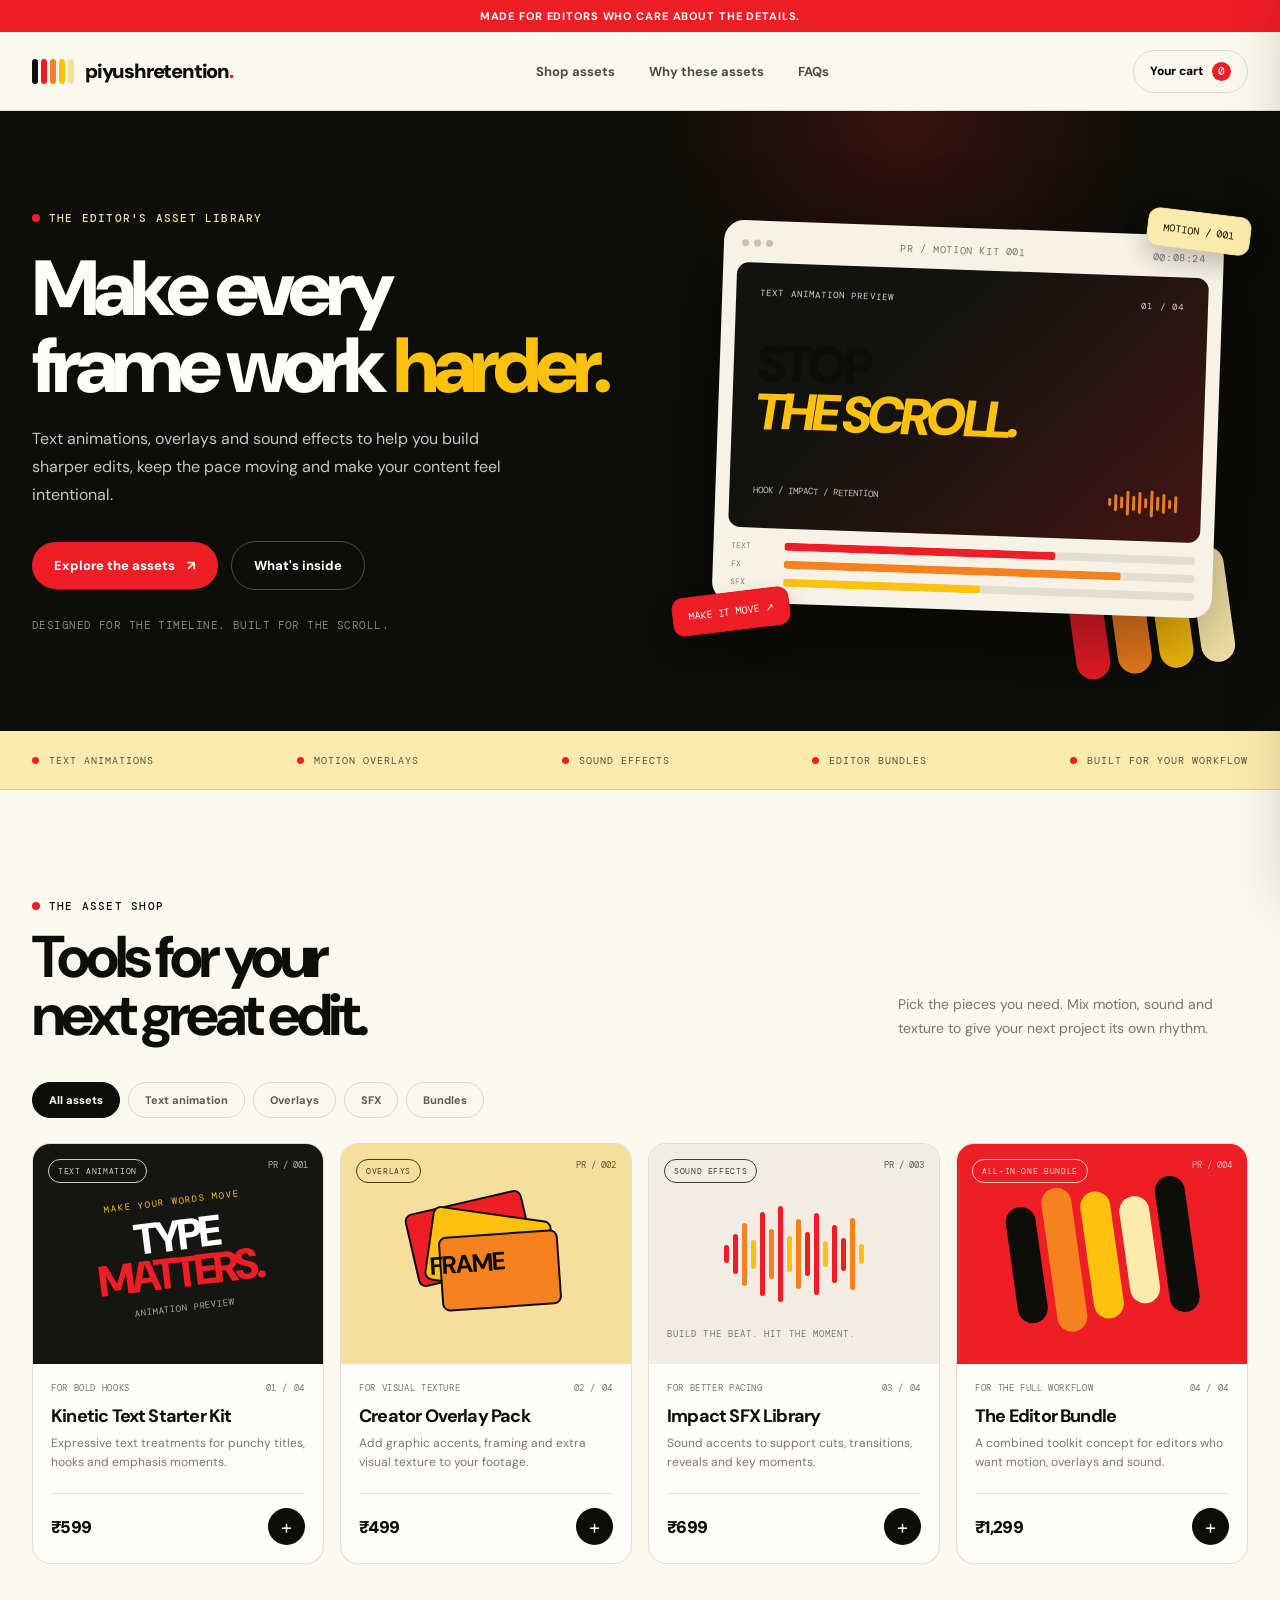
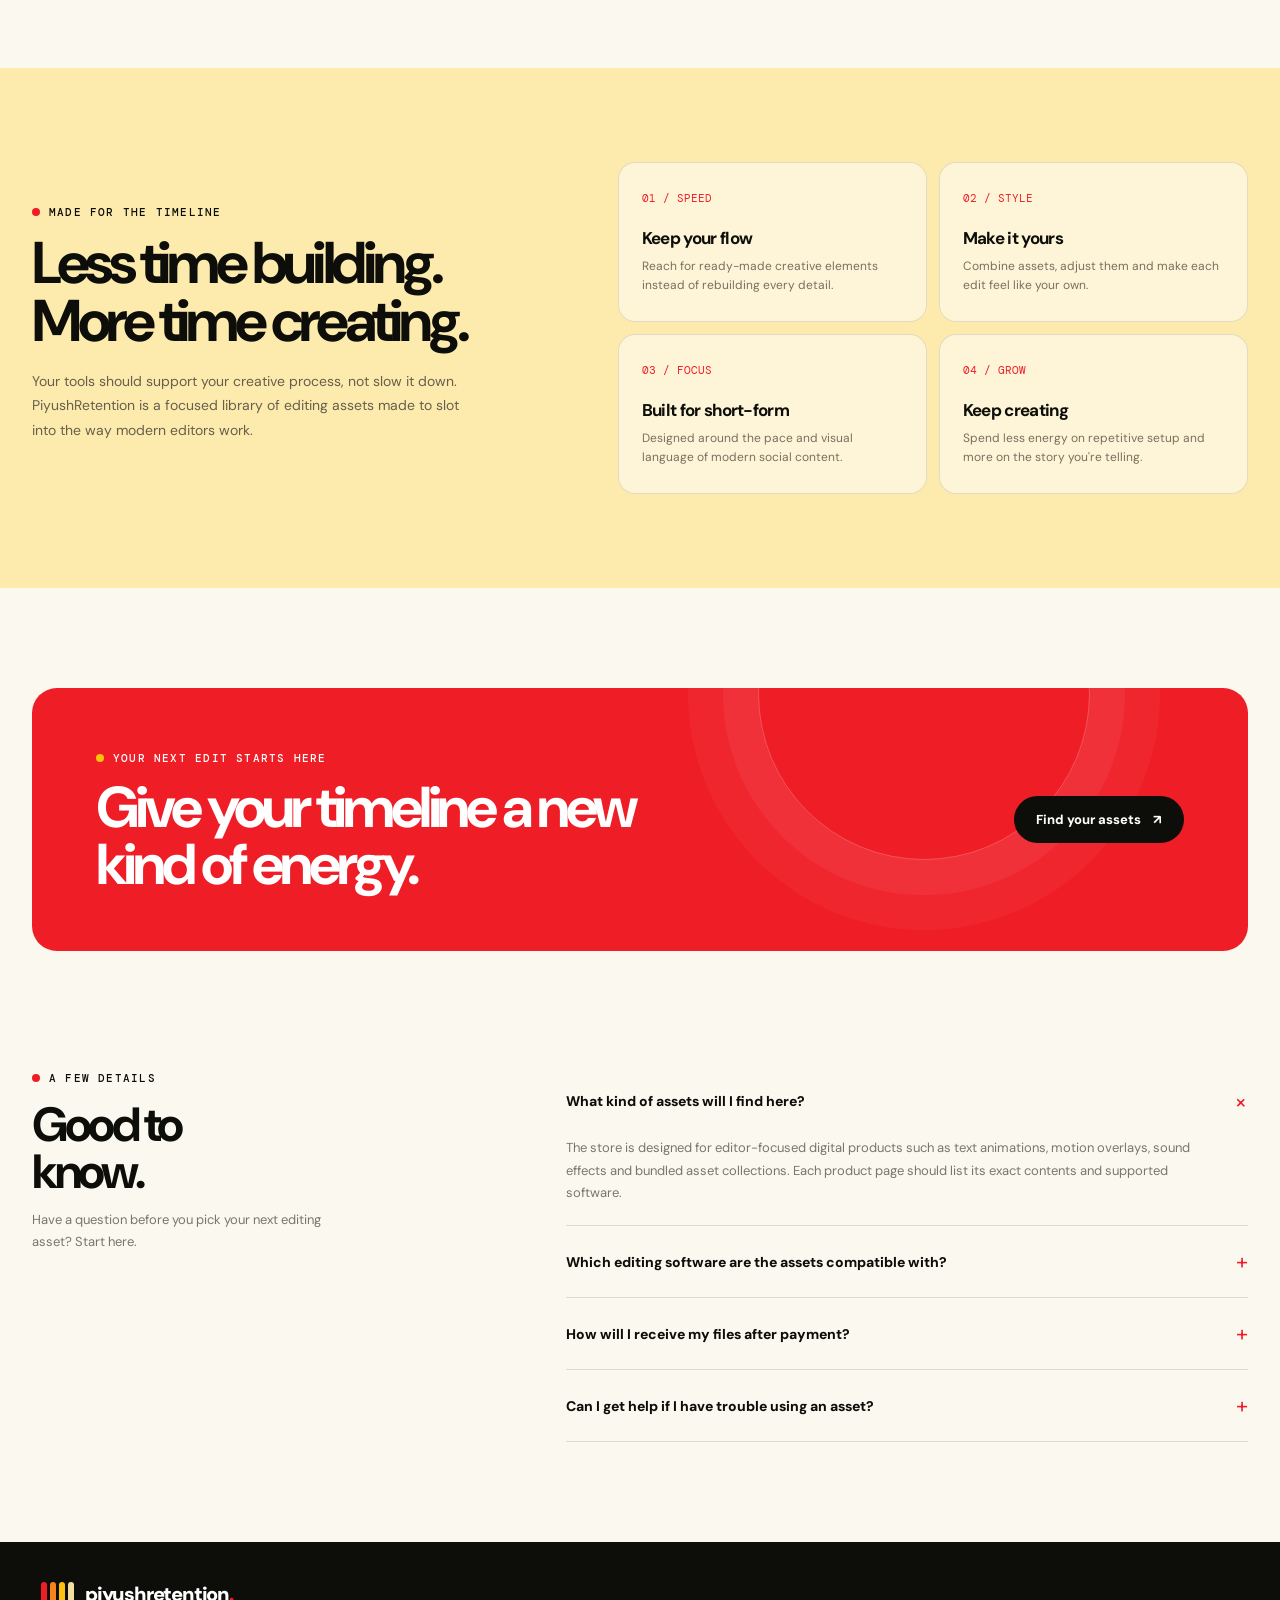
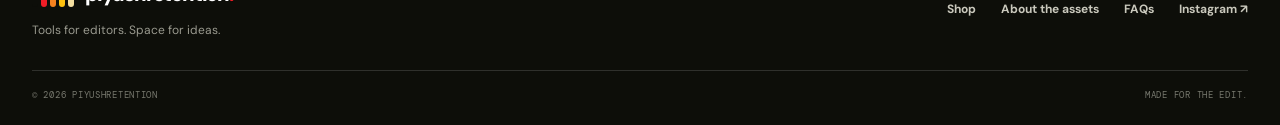
<file: public/assets/aistudio/index_c5068013.html>
<!DOCTYPE html>
<html lang="en">
<head>
  <meta charset="UTF-8" />
  <meta name="viewport" content="width=device-width, initial-scale=1.0" />
  <meta name="theme-color" content="#0d0e09" />
  <meta name="description" content="Text animations, overlays and sound effects for editors who want every frame to work harder." />
  <title>PiyushRetention — Assets for editors</title>
  <style>
    @import url('https://fonts.googleapis.com/css2?family=DM+Mono:wght@400;500&family=DM+Sans:wght@400;500;600;700;800;900&display=swap');

    :root {
      --ink: #0d0e09;
      --red: #ef1d26;
      --orange: #f6821f;
      --yellow: #fec10e;
      --cream: #fdebAD;
      --paper: #fbf8ef;
      --white: #fffefa;
      --muted: #77776e;
      --line: rgba(13, 14, 9, .13);
      --radius: 22px;
      --max: 1240px;
    }

    * { box-sizing: border-box; }
    html { scroll-behavior: smooth; }
    body {
      margin: 0;
      background: var(--paper);
      color: var(--ink);
      font-family: 'DM Sans', Arial, sans-serif;
      -webkit-font-smoothing: antialiased;
    }
    button, input { font: inherit; }
    button { cursor: pointer; }
    a { color: inherit; text-decoration: none; }
    .wrap { width: min(var(--max), calc(100% - 64px)); margin: 0 auto; }
    .eyebrow {
      display: inline-flex; align-items: center; gap: 9px;
      font: 500 11px 'DM Mono', monospace; letter-spacing: .11em; text-transform: uppercase;
    }
    .eyebrow::before { content: ''; width: 8px; height: 8px; border-radius: 50%; background: var(--red); }
    .topline { background: var(--red); color: white; text-align: center; padding: 9px 16px; font-size: 11px; font-weight: 700; letter-spacing: .08em; text-transform: uppercase; }

    /* Navigation */
    .site-header { position: sticky; top: 0; z-index: 30; background: rgba(251,248,239,.92); backdrop-filter: blur(14px); border-bottom: 1px solid var(--line); }
    .nav { min-height: 78px; display: flex; align-items: center; justify-content: space-between; gap: 24px; }
    .brand { display: inline-flex; align-items: center; gap: 11px; font-weight: 900; letter-spacing: -.06em; font-size: 20px; white-space: nowrap; }
    .brand-mark { display: flex; align-items: center; gap: 3px; height: 28px; }
    .brand-mark i { display: block; width: 6px; height: 25px; border-radius: 8px; }
    .brand-mark i:nth-child(1) { background: var(--ink); }
    .brand-mark i:nth-child(2) { background: var(--red); }
    .brand-mark i:nth-child(3) { background: var(--orange); }
    .brand-mark i:nth-child(4) { background: var(--yellow); }
    .brand-mark i:nth-child(5) { background: #f4dfa0; }
    .nav-links { display: flex; align-items: center; gap: 34px; color: #4d4d45; font-size: 13px; font-weight: 700; }
    .nav-links a { transition: color .2s; }
    .nav-links a:hover { color: var(--red); }
    .nav-actions { display: flex; align-items: center; gap: 10px; }
    .cart-button { border: 1px solid var(--line); border-radius: 100px; background: transparent; padding: 11px 16px; display: inline-flex; align-items: center; gap: 9px; font-size: 12px; font-weight: 800; }
    .cart-count { display: grid; place-items: center; min-width: 19px; height: 19px; padding: 0 5px; border-radius: 50px; background: var(--red); color: #fff; font: 11px 'DM Mono', monospace; }
    .menu-toggle { display: none; width: 42px; height: 42px; border: 1px solid var(--line); border-radius: 50%; background: transparent; font-size: 19px; }

    /* Hero */
    .hero { background: var(--ink); color: var(--white); overflow: hidden; position: relative; }
    .hero::before { content: ''; position: absolute; width: 520px; height: 520px; border-radius: 50%; background: radial-gradient(circle, rgba(239,29,38,.19), transparent 68%); right: 9%; top: -260px; pointer-events: none; }
    .hero-grid { min-height: 620px; display: grid; grid-template-columns: 1.04fr .96fr; align-items: center; gap: 50px; padding-top: 76px; padding-bottom: 80px; position: relative; }
    .hero-copy { position: relative; z-index: 1; }
    .hero .eyebrow { color: #f1dca1; }
    .hero h1 { margin: 24px 0 20px; max-width: 700px; font-size: clamp(52px, 6.1vw, 82px); line-height: .98; letter-spacing: -.075em; font-weight: 900; }
    .hero h1 span { color: var(--yellow); }
    .hero-copy > p { max-width: 500px; color: #c6c5bc; font-size: 16px; line-height: 1.75; margin: 0; }
    .hero-ctas { display: flex; align-items: center; gap: 13px; flex-wrap: wrap; margin-top: 32px; }
    .btn { border: 0; border-radius: 100px; padding: 15px 22px; display: inline-flex; align-items: center; justify-content: center; gap: 12px; font-weight: 800; font-size: 13px; transition: transform .2s, background .2s; }
    .btn:hover { transform: translateY(-2px); }
    .btn-primary { color: #fff; background: var(--red); }
    .btn-primary:hover { background: #d9141d; }
    .btn-ghost { color: #fff; background: transparent; border: 1px solid rgba(255,255,255,.25); }
    .btn-ghost:hover { background: rgba(255,255,255,.08); }
    .hero-note { margin-top: 28px; color: #85857a; font: 11px 'DM Mono', monospace; letter-spacing: .04em; }

    .showcase { position: relative; min-height: 440px; display: grid; place-items: center; }
    .showcase-glow { position: absolute; width: 390px; height: 390px; border-radius: 50%; background: radial-gradient(circle, rgba(246,130,31,.22), rgba(239,29,38,.07) 48%, transparent 70%); }
    .editor-window { width: min(100%, 500px); background: #f7f2e6; color: var(--ink); border-radius: 20px; padding: 14px; box-shadow: 0 30px 90px rgba(0,0,0,.42); transform: rotate(2deg); position: relative; z-index: 2; }
    .window-top { display: flex; align-items: center; justify-content: space-between; padding: 2px 4px 13px; }
    .window-dots { display: flex; gap: 5px; }
    .window-dots i { width: 7px; height: 7px; border-radius: 50%; background: #c7c1b2; }
    .window-label { font: 10px 'DM Mono', monospace; color: #77766d; letter-spacing: .06em; }
    .preview-stage { min-height: 265px; border-radius: 12px; overflow: hidden; background: #12130f; position: relative; padding: 24px; display: flex; flex-direction: column; justify-content: space-between; }
    .preview-stage::after { content: ''; position: absolute; inset: 0; background: linear-gradient(135deg, transparent 35%, rgba(239,29,38,.22)); pointer-events: none; }
    .preview-meta { display: flex; justify-content: space-between; color: #d3d0c5; font: 9px 'DM Mono', monospace; letter-spacing: .12em; position: relative; z-index: 1; }
    .preview-title { position: relative; z-index: 1; font-size: clamp(36px, 4vw, 53px); line-height: .92; letter-spacing: -.075em; font-weight: 900; }
    .preview-title span { color: var(--yellow); display: inline-block; transform: skew(-7deg); }
    .preview-bottom { position: relative; z-index: 1; display: flex; align-items: center; justify-content: space-between; gap: 15px; color: #c3c1b6; font: 9px 'DM Mono', monospace; }
    .sound-wave { height: 28px; display: flex; align-items: center; gap: 3px; }
    .sound-wave i { width: 3px; border-radius: 4px; background: var(--orange); height: var(--h); opacity: .95; }
    .timeline { padding: 13px 4px 2px; display: grid; gap: 8px; }
    .timeline-row { display: flex; align-items: center; gap: 8px; }
    .track-name { width: 45px; color: #858276; font: 8px 'DM Mono', monospace; }
    .track { height: 8px; border-radius: 3px; background: #e4dece; flex: 1; overflow: hidden; }
    .track b { height: 100%; display: block; border-radius: inherit; }
    .track-row-1 b { width: 66%; background: var(--red); }
    .track-row-2 b { width: 82%; background: var(--orange); }
    .track-row-3 b { width: 48%; background: var(--yellow); }
    .floating-tag { position: absolute; z-index: 3; border: 1px solid rgba(13,14,9,.1); background: var(--cream); color: var(--ink); border-radius: 12px; padding: 12px 15px; box-shadow: 0 12px 25px rgba(0,0,0,.22); font: 10px 'DM Mono', monospace; }
    .tag-one { top: 13px; right: -3px; transform: rotate(7deg); }
    .tag-two { bottom: 8px; left: -16px; transform: rotate(-7deg); background: var(--red); color: white; }
    .palette-ribbon { position: absolute; bottom: -32px; right: 18px; display: flex; gap: 8px; transform: rotate(-8deg); }
    .palette-ribbon span { width: 34px; height: 116px; border-radius: 30px; display: block; }
    .palette-ribbon span:nth-child(1) { background: var(--red); }
    .palette-ribbon span:nth-child(2) { background: var(--orange); }
    .palette-ribbon span:nth-child(3) { background: var(--yellow); }
    .palette-ribbon span:nth-child(4) { background: var(--cream); }

    /* Trust strip */
    .ticker { border-bottom: 1px solid var(--line); background: var(--cream); overflow: hidden; }
    .ticker-inner { min-height: 58px; display: flex; align-items: center; justify-content: space-between; gap: 22px; color: #5a5140; font: 10px 'DM Mono', monospace; letter-spacing: .1em; text-transform: uppercase; }
    .ticker-item { display: inline-flex; align-items: center; gap: 10px; white-space: nowrap; }
    .ticker-item b { width: 7px; height: 7px; background: var(--red); border-radius: 50%; }

    /* Products */
    .section { padding: 104px 0; }
    .section-head { display: flex; justify-content: space-between; align-items: end; gap: 30px; margin-bottom: 38px; }
    .section-head h2 { margin: 14px 0 0; font-size: clamp(38px, 4.6vw, 60px); line-height: .98; letter-spacing: -.07em; }
    .section-head p { max-width: 350px; color: var(--muted); line-height: 1.7; font-size: 14px; margin: 0 0 4px; }
    .filters { display: flex; align-items: center; gap: 8px; flex-wrap: wrap; margin-bottom: 25px; }
    .filter-btn { border: 1px solid var(--line); border-radius: 100px; background: transparent; padding: 10px 16px; font-size: 11px; font-weight: 800; color: #5d5d54; transition: all .2s; }
    .filter-btn:hover, .filter-btn.active { color: #fff; background: var(--ink); border-color: var(--ink); }
    .product-grid { display: grid; grid-template-columns: repeat(4, 1fr); gap: 16px; }
    .product-card { background: var(--white); border: 1px solid var(--line); border-radius: 18px; overflow: hidden; transition: transform .25s, box-shadow .25s; display: flex; flex-direction: column; min-width: 0; }
    .product-card:hover { transform: translateY(-5px); box-shadow: 0 18px 38px rgba(13,14,9,.08); }
    .product-art { height: 220px; padding: 17px; position: relative; overflow: hidden; display: grid; place-items: center; }
    .art-text { background: #151611; color: white; }
    .art-overlays { background: #f6df9c; }
    .art-sfx { background: #f1ede3; }
    .art-bundle { background: var(--red); color: white; }
    .art-chip { position: absolute; left: 15px; top: 15px; border: 1px solid currentColor; border-radius: 100px; padding: 6px 9px; font: 8px 'DM Mono', monospace; letter-spacing: .08em; text-transform: uppercase; opacity: .78; }
    .art-index { position: absolute; right: 15px; top: 15px; font: 9px 'DM Mono', monospace; opacity: .65; }
    .art-kinetic { width: 100%; text-align: center; transform: rotate(-7deg); }
    .art-kinetic small { display: block; font: 9px 'DM Mono', monospace; color: var(--yellow); letter-spacing: .2em; margin-bottom: 10px; }
    .art-kinetic strong { display: block; font-size: 43px; line-height: .85; letter-spacing: -.09em; font-weight: 900; }
    .art-kinetic strong em { color: var(--red); font-style: normal; }
    .art-kinetic span { font: 9px 'DM Mono', monospace; color: #aaa99e; letter-spacing: .1em; display: block; margin-top: 12px; }
    .art-overlay-stack { position: relative; width: 160px; height: 140px; }
    .art-overlay-stack i { position: absolute; display: block; border: 2px solid var(--ink); border-radius: 8px; width: 120px; height: 75px; }
    .art-overlay-stack i:nth-child(1) { left: 4px; top: 17px; transform: rotate(-13deg); background: var(--red); }
    .art-overlay-stack i:nth-child(2) { left: 22px; top: 29px; transform: rotate(8deg); background: var(--yellow); }
    .art-overlay-stack i:nth-child(3) { left: 34px; top: 49px; transform: rotate(-4deg); background: var(--orange); }
    .art-overlay-stack b { position: absolute; z-index: 2; left: 23px; top: 63px; font-size: 25px; letter-spacing: -.08em; transform: rotate(-4deg); }
    .art-waveform { display: flex; align-items: center; gap: 4px; height: 105px; }
    .art-waveform i { width: 5px; border-radius: 8px; background: var(--red); height: var(--h); }
    .art-waveform i:nth-child(3n) { background: var(--orange); }
    .art-waveform i:nth-child(4n) { background: var(--yellow); }
    .art-sfx-label { position: absolute; bottom: 24px; left: 18px; font: 9px 'DM Mono', monospace; color: #777; letter-spacing: .12em; }
    .art-bundle-shapes { display: flex; align-items: center; gap: 8px; transform: rotate(-8deg); }
    .art-bundle-shapes i { display: block; width: 30px; height: 117px; border-radius: 30px; background: var(--ink); }
    .art-bundle-shapes i:nth-child(2) { background: var(--orange); height: 145px; }
    .art-bundle-shapes i:nth-child(3) { background: var(--yellow); height: 128px; }
    .art-bundle-shapes i:nth-child(4) { background: var(--cream); height: 108px; }
    .art-bundle-shapes i:nth-child(5) { background: var(--ink); height: 137px; }
    .product-info { padding: 18px; display: flex; flex-direction: column; flex: 1; }
    .product-kicker { display: flex; justify-content: space-between; align-items: center; gap: 10px; color: var(--muted); font: 9px 'DM Mono', monospace; letter-spacing: .07em; text-transform: uppercase; }
    .product-info h3 { margin: 12px 0 7px; font-size: 18px; line-height: 1.15; letter-spacing: -.045em; }
    .product-info p { min-height: 42px; margin: 0; color: var(--muted); font-size: 12px; line-height: 1.6; }
    .product-buy { border-top: 1px solid var(--line); margin-top: 17px; padding-top: 14px; display: flex; align-items: center; justify-content: space-between; gap: 10px; }
    .price { font-size: 17px; font-weight: 900; letter-spacing: -.04em; }
    .add-button { width: 37px; height: 37px; border: 0; border-radius: 50%; background: var(--ink); color: white; font-size: 20px; line-height: 1; transition: background .2s, transform .2s; }
    .add-button:hover { background: var(--red); transform: rotate(90deg); }
    .empty-state { display: none; padding: 40px; text-align: center; color: var(--muted); border: 1px dashed var(--line); border-radius: 18px; grid-column: 1/-1; }

    /* Value section */
    .value-section { background: var(--cream); padding: 94px 0; }
    .value-layout { display: grid; grid-template-columns: .9fr 1.1fr; gap: 70px; align-items: center; }
    .value-copy h2 { margin: 14px 0 18px; max-width: 490px; font-size: clamp(40px, 4.6vw, 62px); line-height: .98; letter-spacing: -.075em; }
    .value-copy p { max-width: 430px; color: #665f4d; line-height: 1.75; font-size: 14px; }
    .value-list { display: grid; grid-template-columns: 1fr 1fr; gap: 12px; }
    .value-item { padding: 23px; min-height: 160px; background: rgba(255,255,255,.52); border: 1px solid rgba(13,14,9,.11); border-radius: 17px; }
    .value-item .num { color: var(--red); font: 11px 'DM Mono', monospace; }
    .value-item h3 { margin: 20px 0 8px; font-size: 17px; letter-spacing: -.04em; }
    .value-item p { margin: 0; color: #77705f; font-size: 12px; line-height: 1.6; }

    /* CTA */
    .cta-section { padding: 100px 0; }
    .cta-card { background: var(--red); color: white; border-radius: 25px; padding: 58px 64px; position: relative; overflow: hidden; display: flex; align-items: center; justify-content: space-between; gap: 34px; }
    .cta-card::after { content: ''; position: absolute; right: 13%; top: -160px; width: 330px; height: 330px; border: 1px solid rgba(255,255,255,.24); border-radius: 50%; box-shadow: 0 0 0 35px rgba(255,255,255,.05), 0 0 0 70px rgba(255,255,255,.04); }
    .cta-card h2 { position: relative; z-index: 1; max-width: 590px; margin: 13px 0 0; font-size: clamp(38px, 4.5vw, 58px); line-height: .98; letter-spacing: -.07em; }
    .cta-card .eyebrow::before { background: var(--yellow); }
    .cta-card .btn { flex: 0 0 auto; background: var(--ink); color: white; position: relative; z-index: 2; }

    /* FAQ + footer */
    .faq-section { padding: 15px 0 100px; }
    .faq-layout { display: grid; grid-template-columns: .8fr 1.2fr; gap: 80px; }
    .faq-intro h2 { margin: 14px 0; font-size: 48px; line-height: .98; letter-spacing: -.07em; }
    .faq-intro p { color: var(--muted); font-size: 13px; line-height: 1.7; max-width: 310px; }
    .faq-item { border-bottom: 1px solid var(--line); }
    .faq-question { width: 100%; display: flex; align-items: center; justify-content: space-between; gap: 20px; padding: 21px 0; border: 0; background: transparent; text-align: left; color: var(--ink); font-size: 14px; font-weight: 800; }
    .faq-question span:last-child { color: var(--red); font-size: 22px; font-weight: 400; transition: transform .2s; }
    .faq-answer { display: none; color: var(--muted); font-size: 13px; line-height: 1.75; padding: 0 35px 20px 0; }
    .faq-item.open .faq-answer { display: block; }
    .faq-item.open .faq-question span:last-child { transform: rotate(45deg); }
    footer { background: var(--ink); color: white; padding: 38px 0 24px; }
    .footer-main { display: flex; align-items: center; justify-content: space-between; gap: 25px; padding-bottom: 32px; }
    footer .brand { color: white; }
    .footer-copy { color: #9a9a8f; font-size: 12px; margin-top: 10px; }
    .footer-links { display: flex; gap: 25px; color: #c9c8bc; font-size: 12px; font-weight: 700; }
    .footer-links a:hover { color: var(--yellow); }
    .footer-bottom { border-top: 1px solid rgba(255,255,255,.14); padding-top: 18px; display: flex; justify-content: space-between; gap: 20px; color: #77786e; font: 9px 'DM Mono', monospace; letter-spacing: .08em; text-transform: uppercase; }

    /* Cart drawer + notices */
    .backdrop { display: none; position: fixed; inset: 0; z-index: 49; background: rgba(0,0,0,.48); }
    .backdrop.show { display: block; }
    .cart-drawer { position: fixed; z-index: 50; top: 0; right: 0; height: 100dvh; width: min(430px, 100%); background: var(--paper); transform: translateX(105%); transition: transform .28s ease; display: flex; flex-direction: column; box-shadow: -15px 0 60px rgba(0,0,0,.18); }
    .cart-drawer.open { transform: translateX(0); }
    .cart-head { padding: 24px; border-bottom: 1px solid var(--line); display: flex; align-items: center; justify-content: space-between; }
    .cart-head h3 { margin: 0; font-size: 22px; letter-spacing: -.05em; }
    .icon-button { width: 37px; height: 37px; border: 1px solid var(--line); background: transparent; border-radius: 50%; font-size: 20px; }
    .cart-items { padding: 8px 24px; overflow: auto; flex: 1; }
    .cart-empty { padding: 50px 10px; color: var(--muted); text-align: center; font-size: 13px; line-height: 1.7; }
    .cart-line { display: grid; grid-template-columns: 1fr auto; gap: 10px; padding: 17px 0; border-bottom: 1px solid var(--line); }
    .cart-line strong { font-size: 13px; display: block; }
    .cart-line small { color: var(--muted); display: block; margin-top: 5px; font: 10px 'DM Mono', monospace; }
    .cart-line-right { text-align: right; }
    .cart-line-right b { font-size: 13px; }
    .remove-line { display: block; border: 0; background: transparent; padding: 5px 0 0; color: var(--red); font-size: 10px; }
    .cart-foot { border-top: 1px solid var(--line); padding: 20px 24px 25px; }
    .cart-total { display: flex; justify-content: space-between; align-items: center; margin-bottom: 16px; font-size: 13px; }
    .cart-total strong { font-size: 22px; letter-spacing: -.04em; }
    .checkout-button { width: 100%; }
    .cart-disclaimer { color: var(--muted); text-align: center; font-size: 10px; line-height: 1.5; margin: 12px 0 0; }
    .toast { position: fixed; z-index: 80; left: 50%; bottom: 24px; transform: translate(-50%, 20px); opacity: 0; pointer-events: none; padding: 12px 17px; border-radius: 100px; background: var(--ink); color: white; font-size: 12px; font-weight: 700; box-shadow: 0 8px 25px rgba(0,0,0,.2); transition: .25s; white-space: nowrap; }
    .toast.show { opacity: 1; transform: translate(-50%, 0); }
    .checkout-modal { display: none; position: fixed; inset: 0; z-index: 70; background: rgba(0,0,0,.58); place-items: center; padding: 20px; }
    .checkout-modal.show { display: grid; }
    .modal-card { max-width: 430px; width: 100%; padding: 30px; background: var(--paper); border-radius: 20px; position: relative; }
    .modal-card h3 { margin: 0 0 10px; font-size: 26px; letter-spacing: -.06em; }
    .modal-card p { color: var(--muted); font-size: 13px; line-height: 1.7; margin: 0 0 20px; }
    .modal-card .icon-button { position: absolute; top: 18px; right: 18px; }
    .modal-note { border-left: 3px solid var(--orange); padding: 10px 12px; background: #f2ead7; color: #5d574a; font-size: 11px; line-height: 1.6; margin-bottom: 20px; }

    @media (max-width: 980px) {
      .hero-grid { gap: 28px; min-height: 550px; }
      .showcase { min-height: 380px; }
      .product-grid { grid-template-columns: repeat(2, 1fr); }
      .value-layout { gap: 35px; }
      .cta-card { padding: 48px; }
    }
    @media (max-width: 720px) {
      .wrap { width: min(100% - 38px, var(--max)); }
      .topline { font-size: 9px; }
      .nav { min-height: 67px; }
      .brand { font-size: 18px; }
      .menu-toggle { display: inline-grid; place-items: center; }
      .nav-links { display: none; position: absolute; top: 67px; left: 0; right: 0; padding: 18px 22px 22px; background: var(--paper); border-bottom: 1px solid var(--line); flex-direction: column; align-items: flex-start; gap: 18px; }
      .nav-links.open { display: flex; }
      .cart-button { padding: 10px 12px; }
      .cart-button .cart-word { display: none; }
      .hero-grid { display: block; padding-top: 65px; padding-bottom: 52px; }
      .hero h1 { font-size: clamp(53px, 13vw, 76px); max-width: 550px; }
      .hero-copy > p { font-size: 14px; }
      .showcase { margin: 46px auto 0; min-height: 330px; max-width: 500px; }
      .editor-window { width: 94%; }
      .preview-stage { min-height: 210px; }
      .preview-title { font-size: 42px; }
      .palette-ribbon { right: 3px; bottom: -32px; }
      .palette-ribbon span { height: 85px; width: 27px; }
      .ticker-inner { justify-content: flex-start; overflow: auto; min-height: 52px; }
      .ticker-item { font-size: 9px; }
      .section { padding: 75px 0; }
      .section-head { display: block; margin-bottom: 28px; }
      .section-head p { margin-top: 16px; }
      .product-grid { gap: 11px; }
      .product-art { height: 165px; padding: 12px; }
      .art-kinetic strong { font-size: 32px; }
      .art-overlay-stack { transform: scale(.8); }
      .art-waveform { transform: scale(.85); }
      .art-bundle-shapes { transform: rotate(-8deg) scale(.78); }
      .product-info { padding: 13px; }
      .product-info h3 { font-size: 15px; }
      .product-info p { font-size: 11px; min-height: 52px; }
      .product-kicker { font-size: 8px; }
      .price { font-size: 15px; }
      .add-button { width: 33px; height: 33px; }
      .value-section { padding: 74px 0; }
      .value-layout { display: block; }
      .value-copy { margin-bottom: 30px; }
      .value-item { min-height: 150px; padding: 18px; }
      .cta-section { padding: 72px 0; }
      .cta-card { display: block; padding: 38px 27px; }
      .cta-card .btn { margin-top: 26px; }
      .faq-section { padding-bottom: 75px; }
      .faq-layout { display: block; }
      .faq-intro { margin-bottom: 30px; }
      .faq-intro h2 { font-size: 42px; }
      .footer-main { display: block; }
      .footer-links { margin-top: 26px; flex-wrap: wrap; gap: 17px; }
      .footer-bottom { font-size: 8px; }
    }
    @media (max-width: 390px) {
      .wrap { width: calc(100% - 30px); }
      .product-grid { grid-template-columns: 1fr; }
      .product-art { height: 205px; }
      .product-info p { min-height: 0; }
      .filters { gap: 6px; }
      .filter-btn { padding: 9px 12px; font-size: 10px; }
    }
  </style>
</head>
<body>
  <div class="topline">Made for editors who care about the details.</div>

  <header class="site-header">
    <div class="wrap nav">
      <a class="brand" href="#home" aria-label="PiyushRetention home">
        <span class="brand-mark" aria-hidden="true"><i></i><i></i><i></i><i></i><i></i></span>
        <span>piyushretention<span style="color:var(--red)">.</span></span>
      </a>
      <nav class="nav-links" id="navLinks" aria-label="Main navigation">
        <a href="#shop">Shop assets</a>
        <a href="#why">Why these assets</a>
        <a href="#faq">FAQs</a>
      </nav>
      <div class="nav-actions">
        <button class="cart-button" id="openCart" aria-label="Open shopping cart">
          <span class="cart-word">Your cart</span><span class="cart-count" id="cartCount">0</span>
        </button>
        <button class="menu-toggle" id="menuToggle" aria-label="Open menu" aria-expanded="false">☰</button>
      </div>
    </div>
  </header>

  <main>
    <section class="hero" id="home">
      <div class="wrap hero-grid">
        <div class="hero-copy">
          <span class="eyebrow">The editor's asset library</span>
          <h1>Make every<br />frame work <span>harder.</span></h1>
          <p>Text animations, overlays and sound effects to help you build sharper edits, keep the pace moving and make your content feel intentional.</p>
          <div class="hero-ctas">
            <a class="btn btn-primary" href="#shop">Explore the assets <span aria-hidden="true">↗</span></a>
            <a class="btn btn-ghost" href="#why">What's inside</a>
          </div>
          <div class="hero-note">DESIGNED FOR THE TIMELINE. BUILT FOR THE SCROLL.</div>
        </div>

        <div class="showcase" aria-label="Preview of editing assets">
          <div class="showcase-glow"></div>
          <div class="editor-window">
            <div class="window-top">
              <div class="window-dots"><i></i><i></i><i></i></div>
              <span class="window-label">PR / MOTION KIT 001</span>
              <span class="window-label">00:08:24</span>
            </div>
            <div class="preview-stage">
              <div class="preview-meta"><span>TEXT ANIMATION PREVIEW</span><span>01 / 04</span></div>
              <div class="preview-title">STOP<br /><span>THE SCROLL.</span></div>
              <div class="preview-bottom">
                <span>HOOK / IMPACT / RETENTION</span>
                <div class="sound-wave" aria-hidden="true">
                  <i style="--h:8px"></i><i style="--h:17px"></i><i style="--h:12px"></i><i style="--h:25px"></i><i style="--h:15px"></i><i style="--h:22px"></i><i style="--h:10px"></i><i style="--h:27px"></i><i style="--h:14px"></i><i style="--h:20px"></i><i style="--h:9px"></i><i style="--h:17px"></i>
                </div>
              </div>
            </div>
            <div class="timeline">
              <div class="timeline-row"><span class="track-name">TEXT</span><div class="track track-row-1"><b></b></div></div>
              <div class="timeline-row"><span class="track-name">FX</span><div class="track track-row-2"><b></b></div></div>
              <div class="timeline-row"><span class="track-name">SFX</span><div class="track track-row-3"><b></b></div></div>
            </div>
          </div>
          <div class="floating-tag tag-one">MOTION / 001</div>
          <div class="floating-tag tag-two">MAKE IT MOVE ↗</div>
          <div class="palette-ribbon" aria-hidden="true"><span></span><span></span><span></span><span></span></div>
        </div>
      </div>
    </section>

    <div class="ticker" aria-label="Asset categories">
      <div class="wrap ticker-inner">
        <span class="ticker-item"><b></b> Text animations</span>
        <span class="ticker-item"><b></b> Motion overlays</span>
        <span class="ticker-item"><b></b> Sound effects</span>
        <span class="ticker-item"><b></b> Editor bundles</span>
        <span class="ticker-item"><b></b> Built for your workflow</span>
      </div>
    </div>

    <section class="section" id="shop">
      <div class="wrap">
        <div class="section-head">
          <div>
            <span class="eyebrow">The asset shop</span>
            <h2>Tools for your<br />next great edit.</h2>
          </div>
          <p>Pick the pieces you need. Mix motion, sound and texture to give your next project its own rhythm.</p>
        </div>
        <div class="filters" role="group" aria-label="Filter products">
          <button class="filter-btn active" data-filter="all">All assets</button>
          <button class="filter-btn" data-filter="text">Text animation</button>
          <button class="filter-btn" data-filter="overlay">Overlays</button>
          <button class="filter-btn" data-filter="sfx">SFX</button>
          <button class="filter-btn" data-filter="bundle">Bundles</button>
        </div>
        <div class="product-grid" id="productGrid">
          <article class="product-card" data-category="text" data-id="text-kit" data-name="Kinetic Text Starter Kit" data-price="599">
            <div class="product-art art-text">
              <span class="art-chip">TEXT ANIMATION</span><span class="art-index">PR / 001</span>
              <div class="art-kinetic"><small>MAKE YOUR WORDS MOVE</small><strong>TYPE<br /><em>MATTERS.</em></strong><span>ANIMATION PREVIEW</span></div>
            </div>
            <div class="product-info">
              <div class="product-kicker"><span>For bold hooks</span><span>01 / 04</span></div>
              <h3>Kinetic Text Starter Kit</h3>
              <p>Expressive text treatments for punchy titles, hooks and emphasis moments.</p>
              <div class="product-buy"><span class="price">₹599</span><button class="add-button" aria-label="Add Kinetic Text Starter Kit to cart">+</button></div>
            </div>
          </article>

          <article class="product-card" data-category="overlay" data-id="overlay-pack" data-name="Creator Overlay Pack" data-price="499">
            <div class="product-art art-overlays">
              <span class="art-chip">OVERLAYS</span><span class="art-index">PR / 002</span>
              <div class="art-overlay-stack"><i></i><i></i><i></i><b>FRAME</b></div>
            </div>
            <div class="product-info">
              <div class="product-kicker"><span>For visual texture</span><span>02 / 04</span></div>
              <h3>Creator Overlay Pack</h3>
              <p>Add graphic accents, framing and extra visual texture to your footage.</p>
              <div class="product-buy"><span class="price">₹499</span><button class="add-button" aria-label="Add Creator Overlay Pack to cart">+</button></div>
            </div>
          </article>

          <article class="product-card" data-category="sfx" data-id="sfx-library" data-name="Impact SFX Library" data-price="699">
            <div class="product-art art-sfx">
              <span class="art-chip" style="color:var(--ink)">SOUND EFFECTS</span><span class="art-index" style="color:var(--ink)">PR / 003</span>
              <div class="art-waveform" aria-hidden="true">
                <i style="--h:18px"></i><i style="--h:40px"></i><i style="--h:63px"></i><i style="--h:29px"></i><i style="--h:84px"></i><i style="--h:50px"></i><i style="--h:96px"></i><i style="--h:36px"></i><i style="--h:70px"></i><i style="--h:44px"></i><i style="--h:82px"></i><i style="--h:26px"></i><i style="--h:58px"></i><i style="--h:33px"></i><i style="--h:72px"></i><i style="--h:20px"></i>
              </div>
              <span class="art-sfx-label">BUILD THE BEAT. HIT THE MOMENT.</span>
            </div>
            <div class="product-info">
              <div class="product-kicker"><span>For better pacing</span><span>03 / 04</span></div>
              <h3>Impact SFX Library</h3>
              <p>Sound accents to support cuts, transitions, reveals and key moments.</p>
              <div class="product-buy"><span class="price">₹699</span><button class="add-button" aria-label="Add Impact SFX Library to cart">+</button></div>
            </div>
          </article>

          <article class="product-card" data-category="bundle" data-id="editor-bundle" data-name="The Editor Bundle" data-price="1299">
            <div class="product-art art-bundle">
              <span class="art-chip">ALL-IN-ONE BUNDLE</span><span class="art-index">PR / 004</span>
              <div class="art-bundle-shapes" aria-hidden="true"><i></i><i></i><i></i><i></i><i></i></div>
            </div>
            <div class="product-info">
              <div class="product-kicker"><span>For the full workflow</span><span>04 / 04</span></div>
              <h3>The Editor Bundle</h3>
              <p>A combined toolkit concept for editors who want motion, overlays and sound.</p>
              <div class="product-buy"><span class="price">₹1,299</span><button class="add-button" aria-label="Add The Editor Bundle to cart">+</button></div>
            </div>
          </article>
          <div class="empty-state" id="emptyState">No products in this category yet. Try another filter.</div>
        </div>
      </div>
    </section>

    <section class="value-section" id="why">
      <div class="wrap value-layout">
        <div class="value-copy">
          <span class="eyebrow">Made for the timeline</span>
          <h2>Less time building. More time creating.</h2>
          <p>Your tools should support your creative process, not slow it down. PiyushRetention is a focused library of editing assets made to slot into the way modern editors work.</p>
        </div>
        <div class="value-list">
          <div class="value-item"><span class="num">01 / SPEED</span><h3>Keep your flow</h3><p>Reach for ready-made creative elements instead of rebuilding every detail.</p></div>
          <div class="value-item"><span class="num">02 / STYLE</span><h3>Make it yours</h3><p>Combine assets, adjust them and make each edit feel like your own.</p></div>
          <div class="value-item"><span class="num">03 / FOCUS</span><h3>Built for short-form</h3><p>Designed around the pace and visual language of modern social content.</p></div>
          <div class="value-item"><span class="num">04 / GROW</span><h3>Keep creating</h3><p>Spend less energy on repetitive setup and more on the story you're telling.</p></div>
        </div>
      </div>
    </section>

    <section class="cta-section">
      <div class="wrap">
        <div class="cta-card">
          <div><span class="eyebrow">Your next edit starts here</span><h2>Give your timeline a new kind of energy.</h2></div>
          <a href="#shop" class="btn">Find your assets <span aria-hidden="true">↗</span></a>
        </div>
      </div>
    </section>

    <section class="faq-section" id="faq">
      <div class="wrap faq-layout">
        <div class="faq-intro">
          <span class="eyebrow">A few details</span>
          <h2>Good to<br />know.</h2>
          <p>Have a question before you pick your next editing asset? Start here.</p>
        </div>
        <div class="faq-list">
          <div class="faq-item open">
            <button class="faq-question"><span>What kind of assets will I find here?</span><span>+</span></button>
            <div class="faq-answer">The store is designed for editor-focused digital products such as text animations, motion overlays, sound effects and bundled asset collections. Each product page should list its exact contents and supported software.</div>
          </div>
          <div class="faq-item">
            <button class="faq-question"><span>Which editing software are the assets compatible with?</span><span>+</span></button>
            <div class="faq-answer">Compatibility depends on the product. Before launch, add the supported applications and versions to each product page so buyers know exactly what they are purchasing.</div>
          </div>
          <div class="faq-item">
            <button class="faq-question"><span>How will I receive my files after payment?</span><span>+</span></button>
            <div class="faq-answer">The live store should automatically deliver a secure download link after a verified payment. This needs to be connected to your payment and file-delivery backend before accepting orders.</div>
          </div>
          <div class="faq-item">
            <button class="faq-question"><span>Can I get help if I have trouble using an asset?</span><span>+</span></button>
            <div class="faq-answer">Add your preferred support email or Instagram contact here before launch, along with your expected response window and support policy.</div>
          </div>
        </div>
      </div>
    </section>
  </main>

  <footer>
    <div class="wrap">
      <div class="footer-main">
        <div>
          <a class="brand" href="#home"><span class="brand-mark" aria-hidden="true"><i></i><i></i><i></i><i></i><i></i></span><span>piyushretention<span style="color:var(--red)">.</span></span></a>
          <div class="footer-copy">Tools for editors. Space for ideas.</div>
        </div>
        <div class="footer-links"><a href="#shop">Shop</a><a href="#why">About the assets</a><a href="#faq">FAQs</a><a href="https://www.instagram.com/piyushretention/" target="_blank" rel="noreferrer">Instagram ↗</a></div>
      </div>
      <div class="footer-bottom"><span>© <span id="year"></span> PIYUSHRETENTION</span><span>MADE FOR THE EDIT.</span></div>
    </div>
  </footer>

  <div class="backdrop" id="backdrop"></div>
  <aside class="cart-drawer" id="cartDrawer" aria-label="Shopping cart" aria-hidden="true">
    <div class="cart-head"><h3>Your cart <span style="color:var(--red)" id="cartHeadCount">(0)</span></h3><button class="icon-button" id="closeCart" aria-label="Close cart">×</button></div>
    <div class="cart-items" id="cartItems"><div class="cart-empty">Your cart is empty.<br />Your next edit is waiting.</div></div>
    <div class="cart-foot"><div class="cart-total"><span>Subtotal</span><strong id="cartTotal">₹0</strong></div><button class="btn btn-primary checkout-button" id="checkoutButton">Continue to checkout <span>↗</span></button><p class="cart-disclaimer">Demo storefront only. Payment and digital delivery are not connected yet.</p></div>
  </aside>

  <div class="checkout-modal" id="checkoutModal" role="dialog" aria-modal="true" aria-labelledby="modalTitle">
    <div class="modal-card">
      <button class="icon-button" id="closeModal" aria-label="Close message">×</button>
      <span class="eyebrow">One last setup step</span>
      <h3 id="modalTitle">Razorpay isn't connected yet.</h3>
      <p>This preview has a working product filter and cart, but it does not collect payments or deliver files.</p>
      <div class="modal-note">For a live store, create the order on a secure server, open Razorpay Checkout from the frontend, verify the payment signature on the server, then deliver the purchased files.</div>
      <button class="btn btn-primary" id="modalOkay">Got it</button>
    </div>
  </div>

  <div class="toast" id="toast" role="status" aria-live="polite"></div>

  <script>
    // Demo product data. Replace names, prices and descriptions with your actual products before launch.
    const products = [
      { id: 'text-kit', name: 'Kinetic Text Starter Kit', price: 599 },
      { id: 'overlay-pack', name: 'Creator Overlay Pack', price: 499 },
      { id: 'sfx-library', name: 'Impact SFX Library', price: 699 },
      { id: 'editor-bundle', name: 'The Editor Bundle', price: 1299 }
    ];
    let cart = [];
    const $ = (selector) => document.querySelector(selector);
    const $$ = (selector) => [...document.querySelectorAll(selector)];
    const money = (amount) => '₹' + amount.toLocaleString('en-IN');

    function showToast(message) {
      const toast = $('#toast');
      toast.textContent = message;
      toast.classList.add('show');
      clearTimeout(showToast.timer);
      showToast.timer = setTimeout(() => toast.classList.remove('show'), 2100);
    }

    // Product category filters
    $$('.filter-btn').forEach((button) => {
      button.addEventListener('click', () => {
        $$('.filter-btn').forEach((b) => b.classList.remove('active'));
        button.classList.add('active');
        const category = button.dataset.filter;
        let visible = 0;
        $$('.product-card').forEach((card) => {
          const shouldShow = category === 'all' || card.dataset.category === category;
          card.style.display = shouldShow ? 'flex' : 'none';
          if (shouldShow) visible++;
        });
        $('#emptyState').style.display = visible ? 'none' : 'block';
      });
    });

    // Cart interactions
    function addToCart(id) {
      const item = products.find((product) => product.id === id);
      if (!item) return;
      const existing = cart.find((entry) => entry.id === id);
      if (existing) existing.quantity += 1;
      else cart.push({ ...item, quantity: 1 });
      renderCart();
      showToast(`${item.name} added to cart`);
    }

    function removeFromCart(id) {
      cart = cart.filter((item) => item.id !== id);
      renderCart();
    }

    function renderCart() {
      const count = cart.reduce((sum, item) => sum + item.quantity, 0);
      const total = cart.reduce((sum, item) => sum + item.price * item.quantity, 0);
      $('#cartCount').textContent = count;
      $('#cartHeadCount').textContent = `(${count})`;
      $('#cartTotal').textContent = money(total);
      if (!cart.length) {
        $('#cartItems').innerHTML = '<div class="cart-empty">Your cart is empty.<br />Your next edit is waiting.</div>';
        return;
      }
      $('#cartItems').innerHTML = cart.map((item) => `
        <div class="cart-line">
          <div><strong>${item.name}</strong><small>QTY ${item.quantity} · ${money(item.price)} EACH</small></div>
          <div class="cart-line-right"><b>${money(item.price * item.quantity)}</b><button class="remove-line" data-remove="${item.id}">Remove</button></div>
        </div>`).join('');
      $$('[data-remove]').forEach((button) => button.addEventListener('click', () => removeFromCart(button.dataset.remove)));
    }

    $$('.add-button').forEach((button) => {
      button.addEventListener('click', () => addToCart(button.closest('.product-card').dataset.id));
    });

    function openCart() {
      $('#cartDrawer').classList.add('open');
      $('#backdrop').classList.add('show');
      $('#cartDrawer').setAttribute('aria-hidden', 'false');
      document.body.style.overflow = 'hidden';
    }
    function closeCart() {
      $('#cartDrawer').classList.remove('open');
      $('#backdrop').classList.remove('show');
      $('#cartDrawer').setAttribute('aria-hidden', 'true');
      document.body.style.overflow = '';
    }
    $('#openCart').addEventListener('click', openCart);
    $('#closeCart').addEventListener('click', closeCart);
    $('#backdrop').addEventListener('click', closeCart);

    // Checkout is intentionally a safe placeholder; add server-side Razorpay integration before launch.
    $('#checkoutButton').addEventListener('click', () => {
      if (!cart.length) {
        showToast('Add an asset to your cart first');
        return;
      }
      $('#checkoutModal').classList.add('show');
    });
    function closeModal() { $('#checkoutModal').classList.remove('show'); }
    $('#closeModal').addEventListener('click', closeModal);
    $('#modalOkay').addEventListener('click', closeModal);
    $('#checkoutModal').addEventListener('click', (event) => { if (event.target === $('#checkoutModal')) closeModal(); });

    // FAQ accordion
    $$('.faq-question').forEach((button) => {
      button.addEventListener('click', () => button.closest('.faq-item').classList.toggle('open'));
    });

    // Mobile navigation
    $('#menuToggle').addEventListener('click', () => {
      const open = $('#navLinks').classList.toggle('open');
      $('#menuToggle').setAttribute('aria-expanded', String(open));
      $('#menuToggle').textContent = open ? '×' : '☰';
    });
    $$('#navLinks a').forEach((link) => link.addEventListener('click', () => {
      $('#navLinks').classList.remove('open');
      $('#menuToggle').setAttribute('aria-expanded', 'false');
      $('#menuToggle').textContent = '☰';
    }));
    document.addEventListener('keydown', (event) => {
      if (event.key === 'Escape') { closeCart(); closeModal(); }
    });
    $('#year').textContent = new Date().getFullYear();
    renderCart();
  </script>
</body>
</html>
</file>
